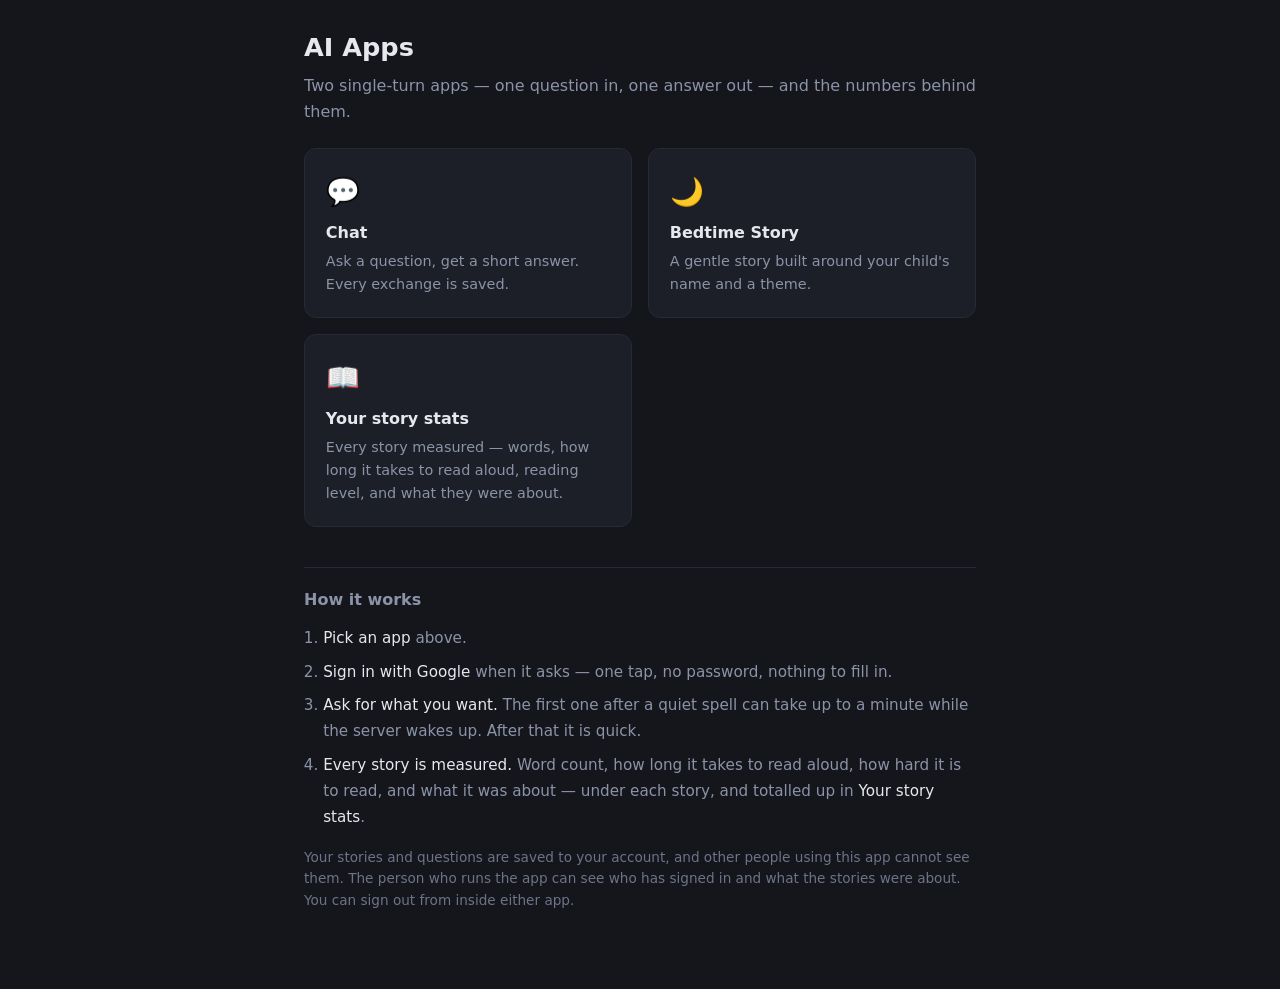
<file: frontend/index.html>
<!DOCTYPE html>
<html lang="en">
<head>
    <meta charset="UTF-8">
    <meta name="viewport" content="width=device-width, initial-scale=1, viewport-fit=cover">
    <meta name="theme-color" content="#14161c">
    <meta name="apple-mobile-web-app-capable" content="yes">
    <meta name="apple-mobile-web-app-status-bar-style" content="black-translucent">
    <meta name="apple-mobile-web-app-title" content="AI Apps">
    <title>AI Apps</title>
    <link rel="stylesheet" href="style.css">
</head>
<!-- No sign-in on this page, on purpose. The hub calls no authenticated
     endpoint, so a sign-in bar here buys nothing and costs a lot: it put a
     second sign-in prompt in front of anyone who had not signed in yet, once
     here and again on the app they opened. Sign-in belongs where it is
     actually needed - at the point of asking for a story or an answer. -->
<body>
    <h1>AI Apps</h1>
    <!-- Still "two apps": the third card is a view of what they made, not a
         third thing that answers. Saying "three apps" would promise something
         the stats page does not do. -->
    <p class="lede">Two single-turn apps — one question in, one answer out — and
        the numbers behind them.</p>

    <div class="apps">
        <a class="app-card" href="chat.html">
            <span class="icon">💬</span>
            <span class="name">Chat</span>
            <span class="desc">Ask a question, get a short answer. Every exchange is saved.</span>
        </a>

        <a class="app-card" href="story.html">
            <span class="icon">🌙</span>
            <span class="name">Bedtime Story</span>
            <span class="desc">A gentle story built around your child's name and a theme.</span>
        </a>

        <!-- A card of its own rather than a line of small print: nobody found it
             when it was a quiet link under the story history. -->
        <a class="app-card" href="mystats.html">
            <span class="icon">📖</span>
            <span class="name">Your story stats</span>
            <span class="desc">Every story measured — words, how long it takes to read aloud, reading level, and what they were about.</span>
        </a>
    </div>

    <!-- The slow first request used to be announced by a red "cannot reach the
         backend" banner, which is alarming and describes a server problem the
         reader cannot act on. The same fact is more useful stated calmly, up
         front, as something to expect. -->
    <section class="howto">
        <h2>How it works</h2>
        <ol>
            <li><strong>Pick an app</strong> above.</li>
            <li><strong>Sign in with Google</strong> when it asks — one tap, no
                password, nothing to fill in.</li>
            <li><strong>Ask for what you want.</strong> The first one after a
                quiet spell can take up to a minute while the server wakes up.
                After that it is quick.</li>
            <li><strong>Every story is measured.</strong> Word count, how long it
                takes to read aloud, how hard it is to read, and what it was
                about — under each story, and totalled up in
                <strong>Your story stats</strong>.</li>
        </ol>
        <!-- This said "shown only to you", which was not true: /admin/usage shows
             the owner every signed-in person's name and email, the child's name
             and theme of every story, and the first 80 characters of every
             question. Other USERS genuinely cannot see each other's work - that
             is what WHERE user_id = %s guarantees - so the honest claim is the
             narrower one, and it is still worth making. -->
        <p class="note">Your stories and questions are saved to your account, and
            other people using this app cannot see them. The person who runs the
            app can see who has signed in and what the stories were about. You can
            sign out from inside either app.</p>
    </section>
</body>
</html>
</file>
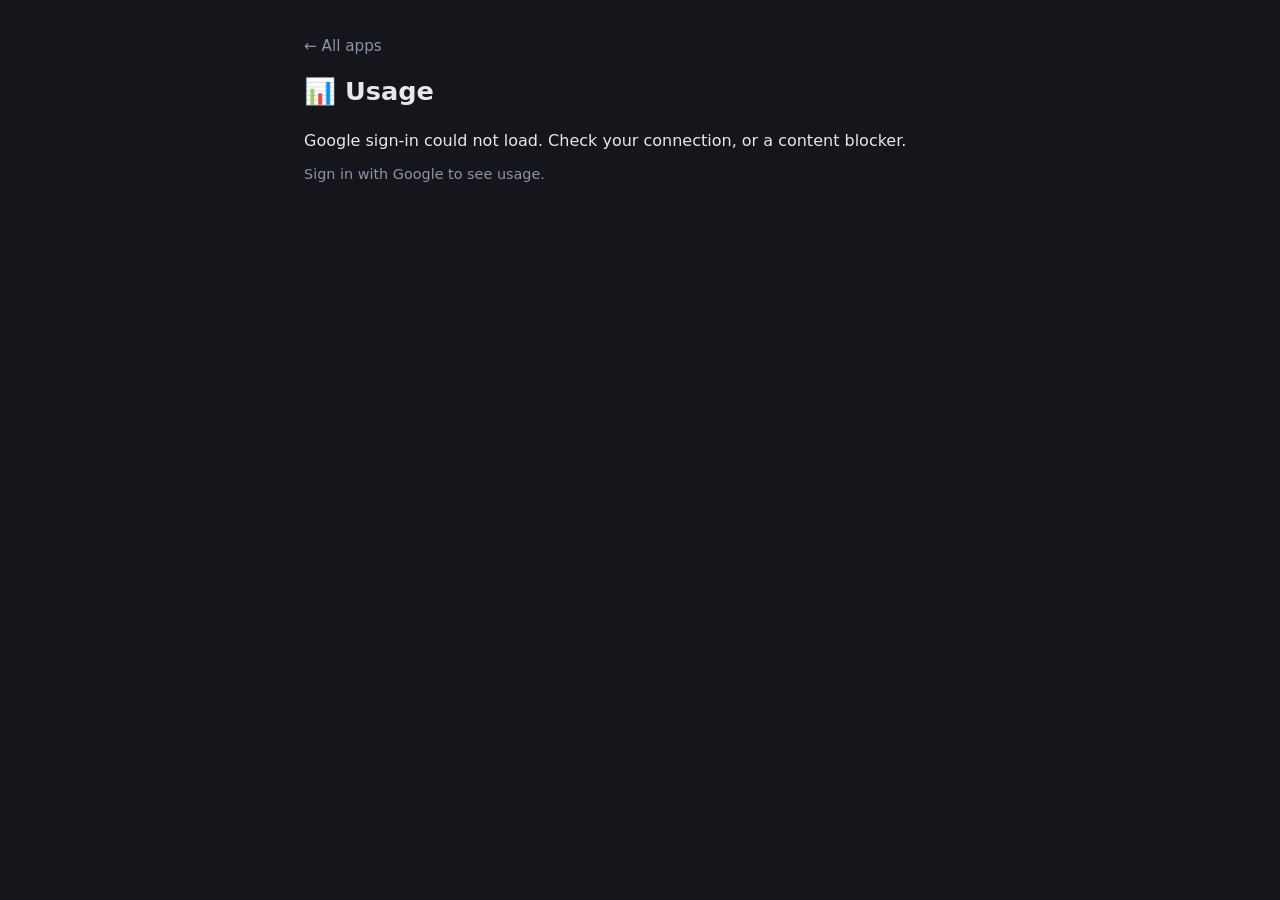
<file: frontend/admin.html>
<!DOCTYPE html>
<html lang="en">
<head>
    <meta charset="UTF-8">
    <meta name="viewport" content="width=device-width, initial-scale=1, viewport-fit=cover">
    <meta name="theme-color" content="#14161c">
    <meta name="apple-mobile-web-app-capable" content="yes">
    <meta name="apple-mobile-web-app-status-bar-style" content="black-translucent">
    <meta name="apple-mobile-web-app-title" content="Usage">
    <title>Usage — AI Apps</title>
    <link rel="stylesheet" href="style.css">
</head>
<!-- Deliberately not linked from the hub: this is the owner's page, and the
     backend refuses it to everyone else regardless of who finds the URL. -->
<body>
    <a class="back" href="index.html">&larr; All apps</a>
    <h1>📊 Usage</h1>

    <div class="authbar">
        <div id="g-signin"></div>
        <span id="auth-hint" class="auth-hint">Sign in with Google to see usage.</span>
        <span id="auth-who" class="auth-who" hidden></span>
        <button type="button" id="signout" class="signout" hidden>Sign out</button>
    </div>

    <div id="error" role="alert"></div>

    <div id="usage" hidden>
        <div class="stats" id="totals"></div>

        <h2>Last 14 days</h2>
        <div class="table-wrap">
            <table>
                <thead>
                    <tr><th>Day</th><th class="num">People</th><th class="num">Sign-ins</th><th class="num">Stories</th><th class="num">Questions</th><th class="bar-h"></th></tr>
                </thead>
                <tbody id="daily"></tbody>
            </table>
        </div>

        <h2>People</h2>
        <div class="table-wrap">
            <table>
                <thead>
                    <tr><th>Who</th><th class="num">Sign-ins</th><th class="num">Stories</th><th class="num">Questions</th><th>Last seen</th></tr>
                </thead>
                <tbody id="users"></tbody>
            </table>
        </div>

        <!-- Hidden until there is at least one genre row. An empty table with
             headers and nothing under them reads as a query that broke. -->
        <div id="genres-section" hidden>
            <h2>Story genres</h2>
            <div class="table-wrap">
                <table>
                    <thead>
                        <tr><th>Genre</th><th class="num">Stories</th><th class="num">Avg words</th><th>Reading level</th></tr>
                    </thead>
                    <tbody id="genres"></tbody>
                </table>
            </div>
        </div>

        <h2>Recent activity</h2>
        <ol id="recent"><li class="empty">Nothing yet.</li></ol>
    </div>

    <!-- No inline <script> and no inline on* handler anywhere on this page, so
         /admin.html can be served without 'unsafe-inline' in script-src. See
         vercel.json. The Google library is appended by admin.js rather than
         carrying an onload="" attribute here, which would have needed the very
         directive this page is dropping.

         Both files stay at the end of <body>: admin.js reads elements by id at
         top level, so the DOM has to exist before it runs. -->
    <script src="config.js"></script>
    <script src="admin.js"></script>
</body>
</html>
</file>
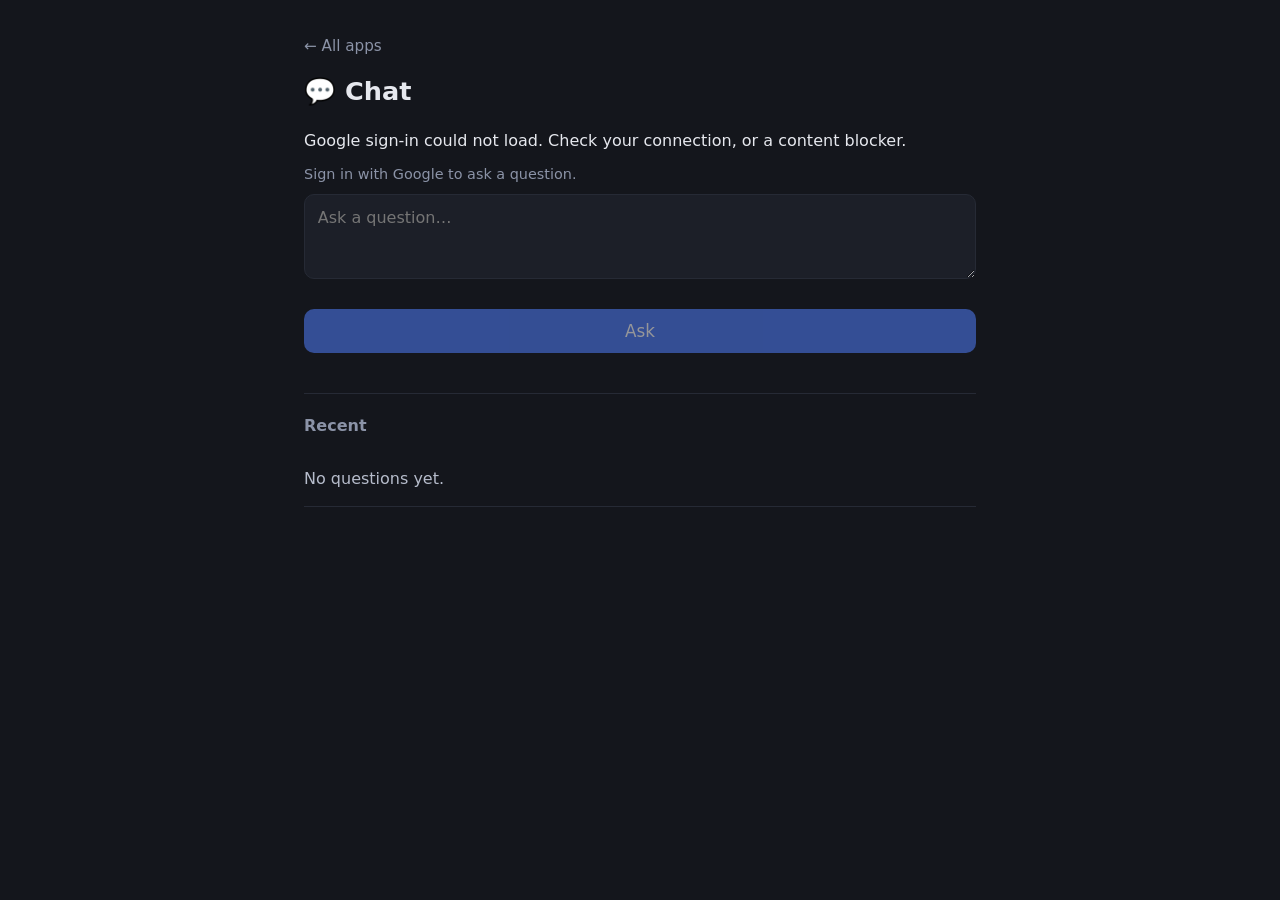
<file: frontend/chat.html>
<!DOCTYPE html>
<html lang="en">
<head>
    <meta charset="UTF-8">
    <meta name="viewport" content="width=device-width, initial-scale=1, viewport-fit=cover">
    <meta name="theme-color" content="#14161c">
    <meta name="apple-mobile-web-app-capable" content="yes">
    <meta name="apple-mobile-web-app-status-bar-style" content="black-translucent">
    <meta name="apple-mobile-web-app-title" content="Chat">
    <title>Chat — AI Apps</title>
    <link rel="stylesheet" href="style.css">
</head>
<body>
    <a class="back" href="index.html">&larr; All apps</a>
    <h1>💬 Chat</h1>

    <div class="authbar">
        <div id="g-signin"></div>
        <span id="auth-hint" class="auth-hint">Sign in with Google to ask a question.</span>
        <span id="auth-who" class="auth-who" hidden></span>
        <button type="button" id="signout" class="signout" hidden>Sign out</button>
    </div>

    <textarea id="question" rows="3" placeholder="Ask a question…" enterkeyhint="send" maxlength="2000"></textarea>
    <!-- Starts disabled: the page ships in the signed-out state, and the form
         stays visible because a hidden form reads as a broken page. -->
    <button id="ask-btn" class="primary" disabled>Ask</button>

    <div id="answer" aria-live="polite"></div>
    <div id="error" role="alert"></div>

    <h2>Recent</h2>
    <ol id="history"><li class="empty">No questions yet.</li></ol>

    <script src="config.js"></script>
    <script>
    function renderHistory(items) {
      const list = document.getElementById("history");
      if (!items || items.length === 0) {
        list.innerHTML = '<li class="empty">No questions yet.</li>';
        return;
      }
      list.innerHTML = items.map(it => `
        <li><details>
          <summary>
            <span class="q">${escapeHtml(it.question)}</span>
            <span class="meta">${escapeHtml(it.created_at)}</span>
          </summary>
          <div class="a">${escapeHtml(it.answer)}</div>
        </details></li>`).join("");
    }

    // /history is per-user and authenticated, so there is nothing to fetch until
    // someone is signed in - and asking anyway would just be a 401.
    async function loadHistory() {
      const headers = authHeaders();
      if (!headers) return;
      try {
        const r = await fetch(`${BACKEND_URL}/history`, {headers});
        if (r.status === 401) return handleAuthExpired(document.getElementById("error"));
        if (r.ok) renderHistory(await r.json());
      } catch (e) {
        document.getElementById("error").textContent =
          "Cannot reach the server. If it was asleep, wait a moment and try again.";
      }
    }

    document.getElementById("ask-btn").addEventListener("click", async () => {
      const btn = document.getElementById("ask-btn");
      const errEl = document.getElementById("error");
      const ansEl = document.getElementById("answer");
      errEl.textContent = "";

      const headers = authHeaders();
      if (!headers) return handleAuthExpired(errEl);

      ansEl.textContent = "Thinking…";
      btn.disabled = true;
      try {
        const r = await fetch(`${BACKEND_URL}/ask`, {
          method: "POST",
          headers,
          body: JSON.stringify({question: document.getElementById("question").value}),
        });
        if (r.status === 401) {
          ansEl.textContent = "";
          return handleAuthExpired(errEl);
        }
        const data = await r.json();
        // 429 and 502 arrive as {"detail": "..."} already written for a person;
        // pass them through rather than inventing our own wording.
        if (!r.ok) throw new Error(data.detail || "Request failed");
        ansEl.textContent = data.answer;
        renderHistory(data.history);
      } catch (e) {
        ansEl.textContent = "";
        errEl.textContent = e.message === "Failed to fetch"
          ? "Cannot reach the server. If it was asleep, wait a moment and try again."
          : e.message;
      } finally {
        // Not plain `false`: a 401 above signed us out, and re-enabling the
        // button would offer a request that cannot succeed.
        btn.disabled = !getToken();
      }
    });

    const hintEl = document.getElementById("auth-hint");
    const whoEl = document.getElementById("auth-who");
    const signoutBtn = document.getElementById("signout");
    const buttonEl = document.getElementById("g-signin");

    initGoogleAuth({
      buttonEl,
      onSignIn: user => {
        whoEl.textContent = `Signed in as ${user.name || user.email}`;
        whoEl.hidden = false;
        signoutBtn.hidden = false;
        hintEl.hidden = true;
        buttonEl.hidden = true;
        document.getElementById("ask-btn").disabled = false;
        loadHistory();
      },
      onSignOut: () => {
        whoEl.hidden = true;
        signoutBtn.hidden = true;
        hintEl.hidden = false;
        buttonEl.hidden = false;
        document.getElementById("ask-btn").disabled = true;
        // The answer and the history belong to one person, so they go when
        // that person does - the next signer-in must not read them.
        document.getElementById("answer").textContent = "";
        renderHistory([]);
      },
    });
    signoutBtn.addEventListener("click", signOut);
    </script>

    <script src="https://accounts.google.com/gsi/client" async defer
            onload="googleLibraryLoaded()" onerror="googleLibraryFailed()"></script>
</body>
</html>
</file>
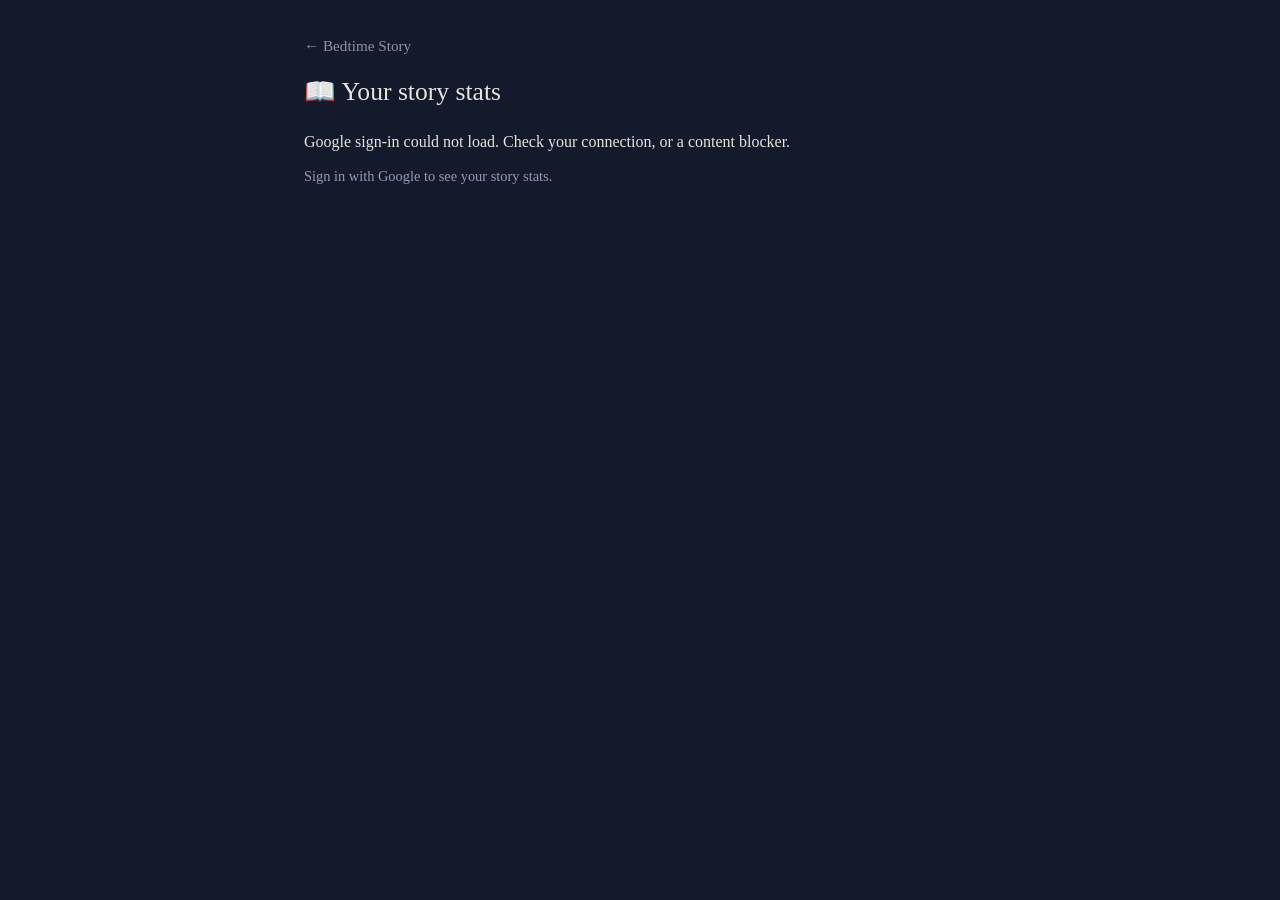
<file: frontend/mystats.html>
<!DOCTYPE html>
<html lang="en">
<head>
    <meta charset="UTF-8">
    <meta name="viewport" content="width=device-width, initial-scale=1, viewport-fit=cover">
    <meta name="theme-color" content="#131a2c">
    <meta name="apple-mobile-web-app-capable" content="yes">
    <meta name="apple-mobile-web-app-status-bar-style" content="black-translucent">
    <meta name="apple-mobile-web-app-title" content="Story stats">
    <title>Your story stats — Bedtime Story</title>
    <link rel="stylesheet" href="style.css">
</head>
<!-- body.bedtime, like story.html: this page is about the stories, and it is
     reached from that page. admin.html is the plain palette because it is a
     different job for a different person. -->
<body class="bedtime">
    <a class="back" href="story.html">&larr; Bedtime Story</a>
    <h1>📖 Your story stats</h1>

    <div class="authbar">
        <div id="g-signin"></div>
        <span id="auth-hint" class="auth-hint">Sign in with Google to see your story stats.</span>
        <span id="auth-who" class="auth-who" hidden></span>
        <button type="button" id="signout" class="signout" hidden>Sign out</button>
    </div>

    <div id="error" role="alert"></div>

    <div id="mine" hidden>
        <div class="stats" id="totals"></div>
        <p id="span" class="hist-summary"></p>

        <!-- One series per chart, so none of them carries a legend: the heading
             says what is plotted, which is what a one-swatch legend box would
             have restated. -->
        <div id="length-section" hidden>
            <h2>Story length</h2>
            <p class="chart-sub">Words in each story, oldest first.</p>
            <div class="chart" id="length-chart"></div>
            <!-- Outside the SVG on purpose: HTML text keeps its real size instead
                 of being multiplied by whatever the viewBox scale happens to be. -->
            <div class="chart-axis"><span>oldest</span><span>newest</span></div>
            <!-- The table twin. Only the tallest column is labelled, so without
                 this the other values would be reachable by hovering alone - and
                 a value you can only get to with a mouse is not available to a
                 phone, a screen reader, or a keyboard. -->
            <details class="table-view">
                <summary>See the numbers</summary>
                <div class="table-wrap">
                    <table>
                        <thead><tr><th>Story</th><th class="num">Words</th><th>Level</th></tr></thead>
                        <tbody id="length-table"></tbody>
                    </table>
                </div>
            </details>
        </div>

        <div id="level-section" hidden>
            <h2>Reading level</h2>
            <p class="chart-sub" id="level-sub"></p>
            <div class="meter-wrap" id="level-meter"></div>
        </div>

        <div id="children-section" hidden>
            <h2>Who they were for</h2>
            <div class="chart" id="children"></div>
        </div>

        <div id="genres-section" hidden>
            <h2>What they were about</h2>
            <div class="chart" id="genres"></div>
        </div>

        <p id="unanalysed" class="note" hidden></p>

        <!-- Shown only to the owner, and only because the server said so. -->
        <a id="admin-link" class="mystats-link" href="admin.html" hidden>📊 Everyone's usage &rarr;</a>
    </div>

    <!-- Not an error state: a reader who has just signed in has made nothing yet,
         and a page of zeros would read as a fault rather than a beginning. -->
    <div id="empty" hidden>
        <p class="lede">No stories yet.</p>
        <p class="note">Once you have made a few, this is where the totals live —
            how many words, how long they take to read aloud, who they were for,
            and what they tended to be about.</p>
        <a class="mystats-link" href="story.html">Make your first story &rarr;</a>
    </div>

    <script src="config.js"></script>
    <script>
    const $ = id => document.getElementById(id);
    const errEl = $("error"), mineEl = $("mine"), emptyEl = $("empty");

    // --- Chart tokens --------------------------------------------------------
    //
    // ONE mark colour, not a palette. Every chart here plots a single series, and
    // the categories (genre, a child's name) are nominal - reordering them changes
    // nothing - so colouring each bar differently would spend the identity channel
    // re-encoding what bar length already shows. Gold on this surface measures
    // 10.77:1, well past the 3:1 marks need. TRACK doubles as the gridline: one
    // step off the surface, hairline, solid, and meant to recede.
    const INK = "#e5c98a";
    const TRACK = "#2a3450";
    const DIM_INK = "#4a4230";   // unfilled meter track: a darker step of the same hue

    const svgEsc = s => escapeHtml(String(s));

    // Columns: one per story, oldest on the left. 4px rounded data-end, square at
    // the baseline, capped at 24px so the slot's leftover stays air.
    //
    // The viewBox is built to the container's real pixel width rather than a
    // convenient number scaled to fit. A scaled viewBox multiplies EVERYTHING -
    // the first version drew 14px bars and 9px labels, and at the 1.7x needed to
    // fill the column they rendered as 24px bars under 16px axis text that shouted
    // over the data. Pixels here are pixels.
    function columnChart(points, width) {
      const W = Math.max(width, 200);
      const H = 120, PAD_T = 16;
      const SLOT = W / points.length;
      const BAR = Math.max(3, Math.min(24, SLOT - 6));   // 6px of air per slot
      const max = Math.max(...points.map(p => p.value), 1);
      const step = max > 200 ? 100 : 50;
      const niceMax = Math.max(Math.ceil(max / step) * step, step);
      const y = v => PAD_T + (H - PAD_T) * (1 - v / niceMax);

      // Two gridlines and a baseline: enough to read against, few enough to recede.
      const grid = [0, 0.5, 1].map(f => {
        const gy = y(niceMax * f);
        return `<line x1="0" y1="${gy}" x2="${W}" y2="${gy}" stroke="${TRACK}" stroke-width="1"/>`;
      }).join("");

      const peak = points.reduce((a, b, i) => points[a].value >= b.value ? a : i, 0);

      const bars = points.map((p, i) => {
        const bx = i * SLOT + (SLOT - BAR) / 2;
        const by = y(p.value);
        const bh = Math.max(H - by, 2);
        // Rounded at the data end, square at the baseline: a rounded rect with the
        // bottom corners squared off by a small overlapping rect.
        return `<g><title>${svgEsc(p.title)}</title>` +
          `<rect x="${bx.toFixed(1)}" y="${by.toFixed(1)}" width="${BAR.toFixed(1)}" height="${bh.toFixed(1)}" rx="4" fill="${INK}"/>` +
          `<rect x="${bx.toFixed(1)}" y="${Math.max(by + bh - 4, by).toFixed(1)}" width="${BAR.toFixed(1)}" height="4" fill="${INK}"/>` +
          `</g>`;
      }).join("");

      // Label the tallest column only. A number on every bar is chaos and goes
      // unread; the gridline label and the tooltips carry the rest.
      const px = peak * SLOT + SLOT / 2;
      const label = `<text x="${px.toFixed(1)}" y="${(y(points[peak].value) - 5).toFixed(1)}" text-anchor="middle" class="c-val">${svgEsc(points[peak].value)}</text>`;

      return `<svg viewBox="0 0 ${W.toFixed(0)} ${H}" width="${W.toFixed(0)}" height="${H}" role="img"
                   aria-label="Words in each story, oldest first. Longest ${svgEsc(points[peak].value)} words.">
        ${grid}${bars}${label}
        <text x="2" y="${(y(niceMax) - 4).toFixed(1)}" class="c-ax">${niceMax} words</text>
      </svg>`;
    }

    // Horizontal bars for nominal categories. Same hue for every bar; the count
    // rides the tip so no value depends on hovering.
    function barList(rows) {
      const max = Math.max(...rows.map(r => r.value), 1);
      return rows.map(r => {
        const pct = Math.round((r.value / max) * 100);
        return `<div class="hbar">
          <span class="hbar-k">${escapeHtml(r.label)}</span>
          <span class="hbar-track"><span class="hbar-fill" style="width:${pct}%"></span></span>
          <span class="hbar-n">${escapeHtml(String(r.value))}</span>
        </div>`;
      }).join("");
    }

    // Kept so the chart can be redrawn at the new width when the phone is turned
    // - a viewBox sized in real pixels does not rescale itself.
    let lengthPoints = null;

    function drawLengthChart() {
      if (!lengthPoints) return;
      const host = $("length-chart");
      host.innerHTML = columnChart(lengthPoints, host.clientWidth);
    }

    let resizeTimer = null;
    window.addEventListener("resize", () => {
      clearTimeout(resizeTimer);
      resizeTimer = setTimeout(drawLengthChart, 150);
    });

    // A single value against a scale is a meter, not a one-bar bar chart. The
    // unfilled track is a darker step of the same hue so the state reads across
    // the whole bar.
    function meter(value, max) {
      const pct = Math.max(2, Math.min(100, Math.round((value / max) * 100)));
      return `<div class="meter" role="img" aria-label="Average reading level ${svgEsc(value)} of ${svgEsc(max)}">
        <span class="meter-fill" style="width:${pct}%"></span>
      </div>
      <div class="meter-scale"><span>easier</span><span>harder</span></div>`;
    }

    // Everything below came out of the database, so everything goes through
    // escapeHtml - counts included, for the same reason it is done on the other
    // pages: a count is only a number until the day the query returns something
    // else.
    function render(d) {
      if (!d.stories) {
        mineEl.hidden = true;
        emptyEl.hidden = false;
        return;
      }
      emptyEl.hidden = true;

      // The tiles hold single scannable numbers. Read-aloud time is a phrase -
      // "6 min 28 s" - and in a 1.6rem tile it wrapped onto two lines, leaving
      // that tile taller than the ones beside it. It reads better in the
      // sentence below, where the other qualifiers already live.
      const tiles = [
        [d.stories, d.stories === 1 ? "story" : "stories"],
        [d.words.toLocaleString(), "words"],
      ];
      if (d.avg_words !== null && d.avg_words !== undefined) {
        tiles.push([d.avg_words, "words each"]);
      }
      $("totals").innerHTML = tiles.map(([n, k]) => `
        <div class="stat">
          <span class="n">${escapeHtml(String(n))}</span>
          <span class="k">${escapeHtml(k)}</span>
        </div>`).join("");

      const bits = [];
      if (d.first_story && d.last_story) {
        bits.push(d.first_story === d.last_story
          ? `All on ${escapeHtml(d.first_story)}`
          : `From ${escapeHtml(d.first_story)} to ${escapeHtml(d.last_story)}`);
      }
      if (d.reading_seconds) {
        bits.push(`${escapeHtml(readingTime(d.reading_seconds))} to read aloud`);
      }
      if (d.avg_grade !== null && d.avg_grade !== undefined) {
        bits.push(`usually ${escapeHtml(readingBand(d.avg_grade))}`);
      }
      if (d.longest_words) bits.push(`longest ${escapeHtml(String(d.longest_words))} words`);
      $("span").textContent = "";
      $("span").innerHTML = bits.join(" · ");

      // Only stories that were actually measured can be plotted. Two is the
      // floor: a "chart" of one column is a stat tile wearing a costume.
      const measured = (d.series || []).filter(p => p.word_count !== null && p.word_count !== undefined);
      $("length-section").hidden = measured.length < 2;
      if (measured.length >= 2) {
        lengthPoints = measured.map(p => ({
          value: p.word_count,
          title: `${p.child_name} — ${p.theme}\n${p.word_count} words · ${p.created_at}`,
        }));
        drawLengthChart();
        // Newest first here, the opposite of the chart: a chart is read as a
        // trend left to right, a list is scanned for the most recent thing.
        $("length-table").innerHTML = measured.slice().reverse().map(p => `
          <tr>
            <td><span class="who">${escapeHtml(p.child_name)} — ${escapeHtml(p.theme)}</span>
                <span class="joined">${escapeHtml(p.created_at)}${p.genre ? " · " + escapeHtml(p.genre) : ""}</span></td>
            <td class="num">${escapeHtml(String(p.word_count))}</td>
            <td class="when">${escapeHtml(readingBand(p.grade_level))}</td>
          </tr>`).join("");
      }

      // The scale runs to 8 because these are children's stories: past grade 8
      // the band stops meaning anything useful to a parent, and a scale nothing
      // ever reaches makes every story look easier than it is.
      const LEVEL_MAX = 8;
      $("level-section").hidden = d.avg_grade === null || d.avg_grade === undefined;
      if (d.avg_grade !== null && d.avg_grade !== undefined) {
        $("level-sub").textContent =
          `On average ${readingBand(d.avg_grade)} — the scale runs from very easy to hard.`;
        $("level-meter").innerHTML = meter(d.avg_grade, LEVEL_MAX);
      }

      const children = d.children || [];
      $("children-section").hidden = !children.length;
      $("children").innerHTML = barList(
        children.map(c => ({label: c.child_name, value: c.stories})));

      // Genre comes from a keyword heuristic over the theme and the story, so it
      // is a rough shape of what gets asked for rather than a taxonomy.
      const genres = d.genres || [];
      $("genres-section").hidden = !genres.length;
      $("genres").innerHTML = barList(
        genres.map(g => ({label: g.genre, value: g.stories})));

      // Server-decided. See MyStats.is_admin for why the browser does not work
      // this out for itself.
      $("admin-link").hidden = !d.is_admin;

      // Say what is missing rather than quietly leaving it out of the averages.
      const un = $("unanalysed");
      un.hidden = !d.unanalysed;
      if (d.unanalysed) {
        un.textContent = d.unanalysed === 1
          ? "1 older story was written before any of this was measured, so it is counted but not averaged."
          : `${d.unanalysed} older stories were written before any of this was measured, so they are counted but not averaged.`;
      }

      mineEl.hidden = false;
    }

    async function load() {
      const headers = authHeaders();
      if (!headers) return;
      errEl.textContent = "";
      try {
        const r = await fetch(`${BACKEND_URL}/me/stats`, {headers});
        if (r.status === 401) return handleAuthExpired(errEl);
        const data = await r.json();
        if (!r.ok) throw new Error(data.detail || "Request failed");
        render(data);
      } catch (e) {
        errEl.textContent = e.message === "Failed to fetch"
          ? "Cannot reach the server. If it was asleep, wait a moment and try again."
          : e.message;
      }
    }

    const hintEl = $("auth-hint"), whoEl = $("auth-who");
    const signoutBtn = $("signout"), buttonEl = $("g-signin");

    initGoogleAuth({
      buttonEl,
      onSignIn: user => {
        whoEl.textContent = `Signed in as ${user.name || user.email}`;
        whoEl.hidden = false;
        signoutBtn.hidden = false;
        hintEl.hidden = true;
        buttonEl.hidden = true;
        load();
      },
      onSignOut: () => {
        whoEl.hidden = true;
        signoutBtn.hidden = true;
        hintEl.hidden = false;
        buttonEl.hidden = false;
        // These are one family's numbers; they go when that person does.
        mineEl.hidden = true;
        emptyEl.hidden = true;
      },
    });
    signoutBtn.addEventListener("click", signOut);
    </script>

    <script src="https://accounts.google.com/gsi/client" async defer
            onload="googleLibraryLoaded()" onerror="googleLibraryFailed()"></script>
</body>
</html>
</file>
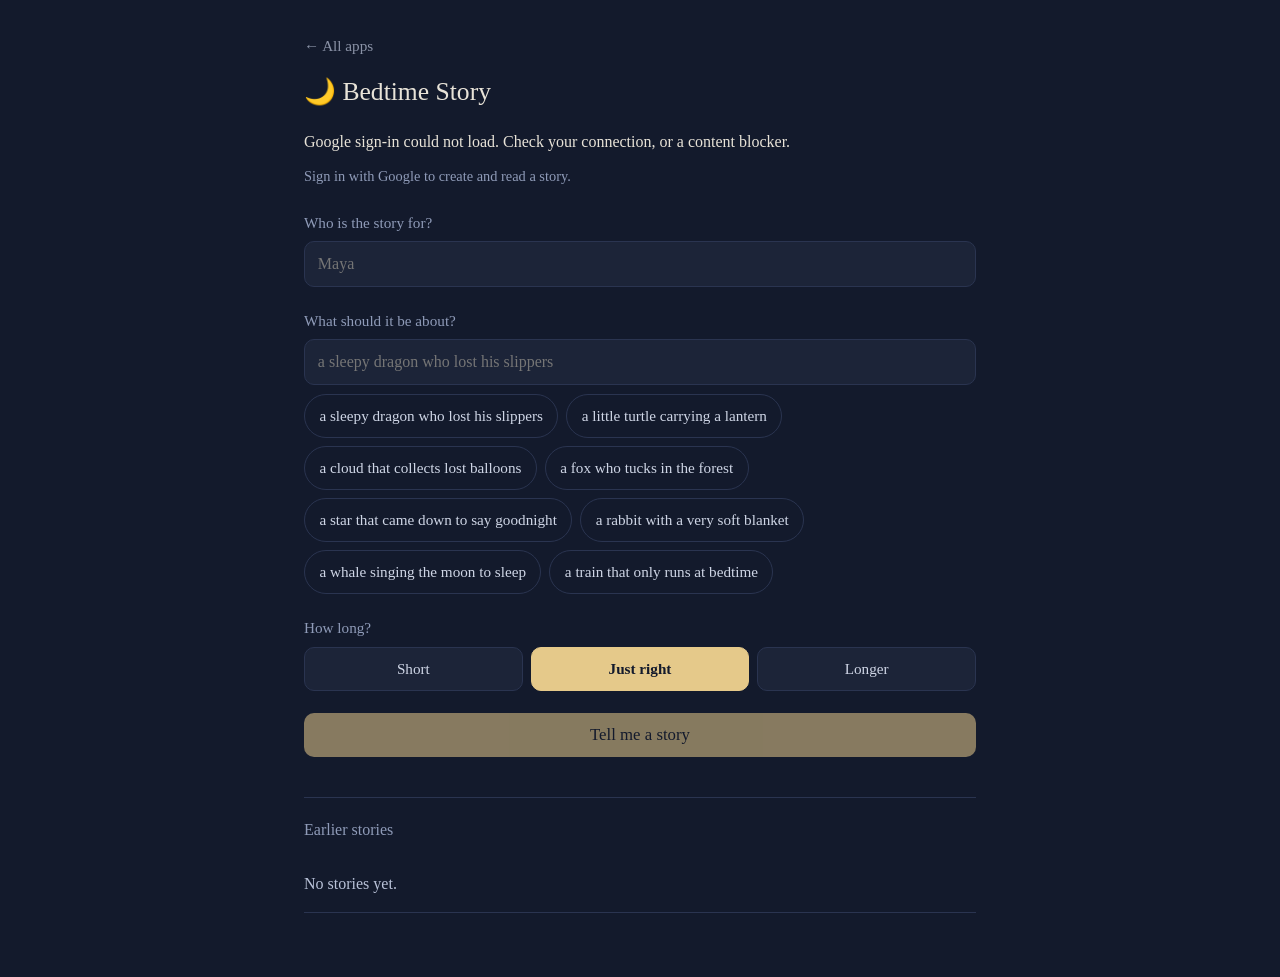
<file: frontend/story.html>
<!DOCTYPE html>
<html lang="en">
<head>
    <meta charset="UTF-8">
    <meta name="viewport" content="width=device-width, initial-scale=1, viewport-fit=cover">
    <meta name="theme-color" content="#131a2c">
    <meta name="apple-mobile-web-app-capable" content="yes">
    <meta name="apple-mobile-web-app-status-bar-style" content="black-translucent">
    <meta name="apple-mobile-web-app-title" content="Bedtime">
    <title>Bedtime Story</title>
    <link rel="stylesheet" href="style.css">
</head>
<body class="bedtime">
    <a class="back" href="index.html">&larr; All apps</a>
    <h1>🌙 Bedtime Story</h1>

    <div class="authbar">
        <div id="g-signin"></div>
        <!-- "create and read", not "hear": nothing here speaks. The app writes a
             story and a grown-up reads it aloud, and promising a voice the app
             does not have is the kind of small lie a tired reader notices. -->
        <span id="auth-hint" class="auth-hint">Sign in with Google to create and read a story.</span>
        <!-- In the auth bar, not under the history: it is one person's own
             numbers, so it belongs beside their name. Below the history it sat
             after ten collapsed stories - off the bottom of a phone, and styled
             so quietly that nobody found it.
             First in the bar, not last: at 358px the bar wraps to three rows,
             and whichever item is last starts the page below two others. -->
        <a id="mystats-link" class="mystats-link" href="mystats.html" hidden>📖 Your story stats</a>
        <span id="auth-who" class="auth-who" hidden></span>
        <button type="button" id="signout" class="signout" hidden>Sign out</button>
    </div>

    <label for="child-name">Who is the story for?</label>
    <input id="child-name" type="text" placeholder="Maya" maxlength="60"
           autocapitalize="words" autocorrect="off" spellcheck="false"
           enterkeyhint="next" autocomplete="off">

    <label for="theme">What should it be about?</label>
    <input id="theme" type="text" placeholder="a sleepy dragon who lost his slippers" maxlength="200"
           enterkeyhint="go" autocomplete="off">
    <div class="chips" id="chips"></div>

    <label for="length-group">How long?</label>
    <div class="segmented" id="length-group" role="group" aria-label="Story length">
        <button type="button" data-length="short"  aria-pressed="false">Short</button>
        <button type="button" data-length="medium" aria-pressed="true">Just right</button>
        <button type="button" data-length="long"   aria-pressed="false">Longer</button>
    </div>

    <!-- Starts disabled: the page ships in the signed-out state, and the form
         stays visible because a hidden form reads as a broken page. -->
    <button id="tell-btn" class="primary" disabled>Tell me a story</button>

    <div id="answer" aria-live="polite"></div>
    <div id="error" role="alert"></div>

    <h2>Earlier stories</h2>
    <!-- Hidden until there are at least two stories with stats to summarise:
         an "average" of one story is that story, wearing a bigger word. -->
    <p id="history-summary" class="hist-summary" hidden></p>
    <ol id="history"><li class="empty">No stories yet.</li></ol>

    <script src="config.js"></script>
    <script>
    const THEMES = [
      "a sleepy dragon who lost his slippers",
      "a little turtle carrying a lantern",
      "a cloud that collects lost balloons",
      "a fox who tucks in the forest",
      "a star that came down to say goodnight",
      "a rabbit with a very soft blanket",
      "a whale singing the moon to sleep",
      "a train that only runs at bedtime",
    ];

    const WRITING_LINES = [
      "Dimming the lights",
      "Finding the right words",
      "Tucking everyone in",
      "Almost ready",
    ];

    const $ = id => document.getElementById(id);
    const nameEl = $("child-name"), themeEl = $("theme");
    const btn = $("tell-btn"), ansEl = $("answer"), errEl = $("error");

    let length = localStorage.getItem("length") || "medium";
    let storySize = parseFloat(localStorage.getItem("storySize")) || 1.15;
    document.documentElement.style.setProperty("--story-size", storySize + "rem");

    // --- Suggestions: one tap beats inventing a theme at bedtime -------------
    $("chips").innerHTML = THEMES
      .map(t => `<button type="button" class="chip">${escapeHtml(t)}</button>`).join("");
    $("chips").addEventListener("click", e => {
      const chip = e.target.closest(".chip");
      if (chip) { themeEl.value = chip.textContent; errEl.textContent = ""; }
    });

    // --- Length -------------------------------------------------------------
    function paintLength() {
      for (const b of $("length-group").children) {
        b.setAttribute("aria-pressed", String(b.dataset.length === length));
      }
    }
    $("length-group").addEventListener("click", e => {
      const b = e.target.closest("button");
      if (!b) return;
      length = b.dataset.length;
      localStorage.setItem("length", length);
      paintLength();
    });
    paintLength();

    // --- Remember the child's name so it isn't retyped every night ----------
    nameEl.value = localStorage.getItem("childName") || "";
    nameEl.addEventListener("change", () =>
      localStorage.setItem("childName", nameEl.value.trim()));

    // Enter submits, which is what the phone keyboard's Go key implies. The
    // button's own state is the gate, or Enter would bypass the signed-out lock.
    for (const el of [nameEl, themeEl]) {
      el.addEventListener("keydown", e => { if (e.key === "Enter" && !btn.disabled) tell(); });
    }

    // --- History: collapsed, or ten full stories bury the page --------------
    //
    // Every stat can be null - stories written before the numbers existed have
    // none, and never will. Anywhere they are missing this omits them rather
    // than printing dashes: an older story should read as ordinary, not as one
    // that failed to load.
    //
    // `typeof x === "number"` throughout, not a truthy test: a 0-word story and
    // a negative grade are both real values that a truthy test would silently
    // drop into the "no stats" branch.
    function renderHistory(items) {
      const list = $("history");
      const rows = items || [];

      // The summary describes the rows on this page, and only the ones that
      // carry stats. It must never sound like it covers everything ever made -
      // that is a larger number, and nothing here has it.
      const counted = rows.filter(it => typeof it.word_count === "number");
      const summaryEl = $("history-summary");
      summaryEl.hidden = counted.length < 2;
      if (counted.length >= 2) {
        const skipped = rows.length - counted.length;
        const words = counted.reduce((total, it) => total + it.word_count, 0);

        const tally = {};
        for (const it of counted) if (it.genre) tally[it.genre] = (tally[it.genre] || 0) + 1;
        const top = Object.entries(tally).sort((a, b) => b[1] - a[1])[0];

        const graded = counted.filter(it => typeof it.grade_level === "number");
        const bits = [`${escapeHtml(words.toLocaleString())} words`];
        if (top) {
          // "mostly" has to earn itself. Four genres one story each is not
          // "mostly" anything, and saying so would be the first wrong number
          // on the page.
          const lead = top[1] * 2 >= counted.length ? "mostly" : "most often";
          bits.push(`${lead} <span class="genre">${escapeHtml(top[0])}</span>`);
        }
        if (graded.length) {
          const avg = graded.reduce((total, it) => total + it.grade_level, 0) / graded.length;
          // readingBand owns the thresholds; here we want the band on its own,
          // without the age it carries in the strip above.
          bits.push(`usually ${escapeHtml(readingBand(avg).split(",")[0])}`);
        }

        const across = skipped
          ? `Across ${counted.length} of your last ${rows.length} stories:`
          : `Across your last ${rows.length} stories:`;
        // The leading space is for copy-paste, not for the screen: the note is
        // display:block, so the browser trims it, but without it the copied
        // text reads "usually easy2 older stories have no reading stats."
        const note = skipped
          ? ` <span class="skipped">${skipped} older ${skipped === 1 ? "story has" : "stories have"} no reading stats.</span>`
          : "";
        summaryEl.innerHTML = `${across} ${bits.join(" · ")}${note}`;
      }

      if (!rows.length) {
        list.innerHTML = '<li class="empty">No stories yet.</li>';
        return;
      }
      list.innerHTML = rows.map(it => {
        // Word count and genre join the timestamp line rather than starting a
        // third one. The summary line is styled to truncate, not wrap - this is
        // read one-handed in the dark.
        const meta = [escapeHtml(it.created_at)];
        if (typeof it.word_count === "number") {
          meta.push(`${escapeHtml(String(it.word_count))} words`);
        }
        if (it.genre) meta.push(`<span class="genre">${escapeHtml(it.genre)}</span>`);
        return `
        <li><details>
          <summary>
            <span class="q">${escapeHtml(it.child_name)} — ${escapeHtml(it.theme)}</span>
            <span class="meta">${meta.join(" · ")}</span>
          </summary>
          <div class="a">${escapeHtml(it.story)}</div>
        </details></li>`;
      }).join("");
    }

    // /stories is per-user and authenticated, so there is nothing to fetch until
    // someone is signed in - and asking anyway would just be a 401.
    async function loadHistory() {
      const headers = authHeaders();
      if (!headers) return;
      try {
        const r = await fetch(`${BACKEND_URL}/stories`, {headers});
        if (r.status === 401) return handleAuthExpired(errEl);
        if (r.ok) renderHistory(await r.json());
      } catch {
        errEl.textContent =
          "Cannot reach the story server. If it was asleep, wait a moment and try again.";
      }
    }

    // --- Waiting: a silent 8 seconds reads as a hang ------------------------
    let writingTimers = [];
    function startWriting() {
      let i = 0;
      ansEl.innerHTML =
        `<div class="writing"><span id="wline">${WRITING_LINES[0]}</span>` +
        `<span class="dots"></span><span class="slow" id="wslow"></span></div>`;
      writingTimers.push(setInterval(() => {
        i = (i + 1) % WRITING_LINES.length;
        const el = $("wline"); if (el) el.textContent = WRITING_LINES[i];
      }, 3000));
      // Render's free tier sleeps; say so rather than let it look broken.
      writingTimers.push(setTimeout(() => {
        const el = $("wslow");
        if (el) el.textContent = "The server was asleep — this first one can take up to a minute.";
      }, 12000));
    }
    function stopWriting() {
      writingTimers.forEach(t => { clearInterval(t); clearTimeout(t); });
      writingTimers = [];
    }

    // `stats` defaults to empty so a story with no numbers renders exactly as it
    // did before this existed - no strip at all, rather than a row of dashes.
    function renderStory(text, stats = {}) {
      const paras = text.trim().split(/\n\s*\n/)
        .map(p => `<p>${escapeHtml(p.trim())}</p>`).join("");

      // "to read aloud" is load-bearing, not padding. The estimate is 130 words
      // a minute - a parent reading out loud, roughly half silent reading speed
      // - so a number labelled just "to read" looks wrong by a factor of two to
      // anyone who checks it against the clock.
      const bits = [];
      if (typeof stats.word_count === "number") {
        bits.push(`<span class="bit">${escapeHtml(String(stats.word_count))} words</span>`);
      }
      if (typeof stats.reading_seconds === "number") {
        bits.push(`<span class="bit">${escapeHtml(readingTime(stats.reading_seconds))} to read aloud</span>`);
      }
      if (typeof stats.grade_level === "number") {
        bits.push(`<span class="bit">${escapeHtml(readingBand(stats.grade_level))}</span>`);
      }
      if (stats.genre) {
        // The genre is a keyword heuristic, so it can look arbitrary - "Animals"
        // for a story about a boat. Holding or hovering the label shows the
        // words that chose it rather than asking anyone to take it on trust.
        const why = stats.genre_hits
          ? ` title="chosen from: ${escapeHtml(stats.genre_hits)}"`
          : "";
        bits.push(`<span class="bit genre"${why}>${escapeHtml(stats.genre)}</span>`);
      }
      const strip = bits.length
        ? `<div class="stat-strip">${bits.join(" · ")}</div>`
        : "";

      // Concatenated rather than one indented template: #answer is white-space:
      // pre-wrap, so newlines between these blocks would render as real gaps.
      ansEl.innerHTML =
        `<div class="story" id="story">${paras}</div>` + strip +
        `<div class="story-tools">
           <button type="button" id="smaller" aria-label="Smaller text">A−</button>
           <button type="button" id="bigger"  aria-label="Bigger text">A+</button>
           <button type="button" id="copy">Copy</button>
           <button type="button" id="again">Another story</button>
         </div>`;

      const setSize = d => {
        storySize = Math.min(1.7, Math.max(0.95, storySize + d));
        localStorage.setItem("storySize", storySize);
        document.documentElement.style.setProperty("--story-size", storySize + "rem");
      };
      $("bigger").onclick = () => setSize(0.1);
      $("smaller").onclick = () => setSize(-0.1);
      $("again").onclick = () => tell();
      $("copy").onclick = async () => {
        try {
          await navigator.clipboard.writeText(text);
          $("copy").textContent = "Copied";
          setTimeout(() => { const c = $("copy"); if (c) c.textContent = "Copy"; }, 1500);
        } catch { $("copy").textContent = "Press and hold to copy"; }
      };

      // On a phone the story lands below the fold; take them to it.
      $("story").scrollIntoView({ behavior: "smooth", block: "start" });
    }

    async function tell() {
      const child_name = nameEl.value.trim();
      const theme = themeEl.value.trim();
      errEl.textContent = "";

      // Validate here rather than after a round trip.
      if (!child_name) { errEl.textContent = "Who is the story for?"; nameEl.focus(); return; }
      if (!theme) { errEl.textContent = "Pick a suggestion, or type what it should be about."; themeEl.focus(); return; }

      const headers = authHeaders();
      if (!headers) return handleAuthExpired(errEl);

      localStorage.setItem("childName", child_name);
      btn.disabled = true;
      btn.textContent = "Writing…";
      startWriting();
      try {
        const r = await fetch(`${BACKEND_URL}/story`, {
          method: "POST",
          headers,
          body: JSON.stringify({ child_name, theme, length }),
        });
        if (r.status === 401) {
          stopWriting();
          ansEl.textContent = "";
          return handleAuthExpired(errEl);
        }
        const data = await r.json();
        // 429 and 502 arrive as {"detail": "..."} already written for a person;
        // pass them through rather than inventing our own wording.
        if (!r.ok) throw new Error(data.detail || "Request failed");
        stopWriting();
        // The stats are contracted onto the history rows, and the story just
        // written is one of them. Match on the text rather than assuming it is
        // first: the order of that list is the backend's business, and getting
        // it wrong would caption this story with another night's numbers.
        const stats = typeof data.word_count === "number"
          ? data
          : (data.history || []).find(it => it.story === data.story) || {};
        renderStory(data.story, stats);
        renderHistory(data.history);
      } catch (e) {
        stopWriting();
        ansEl.textContent = "";
        errEl.textContent = e.message === "Failed to fetch"
          ? `Cannot reach the story server. If it was asleep, wait a moment and try again.`
          : e.message;
      } finally {
        // Not plain `false`: a 401 above signed us out, and re-enabling the
        // button would offer a request that cannot succeed.
        btn.disabled = !getToken();
        btn.textContent = "Tell me a story";
      }
    }

    btn.addEventListener("click", tell);

    // --- Sign-in ------------------------------------------------------------
    const hintEl = $("auth-hint"), whoEl = $("auth-who");
    const signoutBtn = $("signout"), buttonEl = $("g-signin");

    initGoogleAuth({
      buttonEl,
      onSignIn: user => {
        whoEl.textContent = `Signed in as ${user.name || user.email}`;
        whoEl.hidden = false;
        signoutBtn.hidden = false;
        hintEl.hidden = true;
        buttonEl.hidden = true;
        btn.disabled = false;
        $("mystats-link").hidden = false;
        loadHistory();
      },
      onSignOut: () => {
        whoEl.hidden = true;
        signoutBtn.hidden = true;
        hintEl.hidden = false;
        buttonEl.hidden = false;
        btn.disabled = true;
        $("mystats-link").hidden = true;
        // The story on screen and the earlier ones belong to one family, so
        // they go when that person does.
        stopWriting();
        ansEl.textContent = "";
        renderHistory([]);
      },
    });
    signoutBtn.addEventListener("click", signOut);
    </script>

    <script src="https://accounts.google.com/gsi/client" async defer
            onload="googleLibraryLoaded()" onerror="googleLibraryFailed()"></script>
</body>
</html>
</file>
<file: frontend/style.css>
:root {
    --tap: 2.75rem;              /* 44px - minimum comfortable tap target */
    --story-size: 1.15rem;       /* overridden by the A/A+ toggle */
}

* {
    -webkit-tap-highlight-color: transparent;
}

/* The signed-in/signed-out swap is driven entirely by the `hidden` attribute,
   and the UA stylesheet's [hidden] rule loses to any author `display`. Making
   it explicit means adding a layout rule later cannot quietly un-hide someone
   else's email. */
[hidden] {
    display: none !important;
}

html {
    -webkit-text-size-adjust: 100%;   /* stop iOS resizing text in landscape */
}

body {
    font-family: system-ui, -apple-system, "Segoe UI", sans-serif;
    max-width: 42rem;
    margin: 0 auto;
    /* Safe-area insets keep content clear of the notch and home indicator. */
    padding:
        calc(1.5rem + env(safe-area-inset-top)) calc(1rem + env(safe-area-inset-right))
        calc(4rem + env(safe-area-inset-bottom)) calc(1rem + env(safe-area-inset-left));
    background: #14161c;
    color: #e6e8ee;
    line-height: 1.6;
}

/* The bedtime app gets a warmer, softer treatment. */
body.bedtime {
    font-family: Georgia, "Iowan Old Style", serif;
    background: #131a2c;
    color: #e8e3d8;
    line-height: 1.65;
}

h1 {
    font-size: 1.6rem;
    font-weight: 600;
    margin: 0.2rem 0 0;
}

body.bedtime h1 {
    font-weight: normal;
}

h2 {
    font-size: 1rem;
    font-weight: 600;
    color: #8b93a7;
    border-top: 1px solid #262a35;
    padding-top: 1.2rem;
    margin-top: 2.5rem;
}

body.bedtime h2 {
    font-weight: normal;
    color: #8f9bb8;
    border-top-color: #2a3450;
}

.lede {
    color: #8b93a7;
    margin-top: 0.3rem;
}

.back {
    display: inline-flex;
    align-items: center;
    min-height: var(--tap);
    color: #8b93a7;
    text-decoration: none;
    font-size: 0.95rem;
}

.back:hover {
    color: #e6e8ee;
}

/* --- Hub ------------------------------------------------------------------ */

.apps {
    display: grid;
    grid-template-columns: repeat(auto-fit, minmax(14rem, 1fr));
    gap: 1rem;
    margin-top: 1.5rem;
}

.app-card {
    display: block;
    padding: 1.3rem;
    background: #1c1f28;
    border: 1px solid #262a35;
    border-radius: 12px;
    text-decoration: none;
    color: inherit;
}

.app-card:hover,
.app-card:active {
    border-color: #4f7cf7;
}

.app-card .icon {
    display: block;
    font-size: 1.7rem;
}

.app-card .name {
    display: block;
    font-weight: 600;
    margin-top: 0.4rem;
}

.app-card .desc {
    display: block;
    font-size: 0.9rem;
    color: #8b93a7;
    margin-top: 0.3rem;
}

/* --- How it works (hub only) ---------------------------------------------- */

/* No divider of its own: the global h2 rule already draws the section rule
   that "Earlier stories" and "Recent" use. Adding a second one here painted
   two lines. */
.howto h2 {
    margin-bottom: 0.8rem;
}

.howto ol {
    margin: 0;
    padding-left: 1.2rem;
    color: #8b93a7;
    font-size: 0.95rem;
    line-height: 1.7;
}

.howto li {
    margin-bottom: 0.5rem;
}

.howto strong {
    color: #e6e8ee;
    font-weight: normal;
}

.howto .note {
    margin-top: 1rem;
    font-size: 0.85rem;
    color: #6d7488;
}

/* --- Forms ---------------------------------------------------------------- */

label {
    display: block;
    margin: 1.3rem 0 0.4rem;
    font-size: 0.95rem;
    color: #8f9bb8;
}

textarea,
input[type="text"] {
    width: 100%;
    padding: 0.8rem;
    font-family: inherit;
    /* Must be >= 16px or iOS Safari zooms the page on focus. */
    font-size: 16px;
    color: #e6e8ee;
    background: #1c1f28;
    border: 1px solid #262a35;
    border-radius: 10px;
    box-sizing: border-box;
    resize: vertical;
}

textarea:focus,
input[type="text"]:focus {
    outline: 2px solid #4f7cf7;
    outline-offset: 1px;
}

body.bedtime textarea,
body.bedtime input[type="text"] {
    color: #e8e3d8;
    background: #1c2438;
    border-color: #2a3450;
}

body.bedtime textarea:focus,
body.bedtime input[type="text"]:focus {
    outline-color: #e5c98a;
}

button {
    min-height: var(--tap);
    padding: 0.7rem 1.4rem;
    font-family: inherit;
    font-size: 1rem;
    font-weight: 500;
    color: #fff;
    background: #4f7cf7;
    border: none;
    border-radius: 10px;
    cursor: pointer;
}

.primary {
    margin-top: 1.4rem;
    width: 100%;
    font-size: 1.05rem;
}

/* Scoped to .primary on purpose. `body.bedtime button` has specificity (0,1,2),
   which beats .chip (0,1,0) and .segmented button (0,1,1) whatever the source
   order - so it painted every chip and every length button gold. */
body.bedtime .primary {
    color: #131a2c;
    background: #e5c98a;
}

button:disabled {
    opacity: 0.55;
    cursor: wait;
}

/* Suggestion chips - one tap instead of inventing a theme at bedtime. */
.chips {
    display: flex;
    flex-wrap: wrap;
    gap: 0.5rem;
    margin-top: 0.6rem;
}

.chip {
    min-height: var(--tap);
    padding: 0.5rem 0.9rem;
    font-family: inherit;
    font-size: 0.95rem;
    font-weight: normal;
    color: #cfd6e6;
    background: transparent;
    border: 1px solid #2a3450;
    border-radius: 999px;
    cursor: pointer;
}

.chip:hover,
.chip:active {
    color: #131a2c;
    background: #e5c98a;
    border-color: #e5c98a;
}

/* Segmented length control. */
.segmented {
    display: flex;
    gap: 0.5rem;
    margin-top: 0.4rem;
}

.segmented button {
    flex: 1;
    padding: 0.6rem 0.4rem;
    font-size: 0.95rem;
    font-weight: normal;
    color: #cfd6e6;
    background: #1c2438;
    border: 1px solid #2a3450;
    border-radius: 10px;
}

.segmented button[aria-pressed="true"] {
    color: #131a2c;
    background: #e5c98a;
    border-color: #e5c98a;
    font-weight: 600;
}

/* --- Sign-in bar ---------------------------------------------------------- */

.authbar {
    display: flex;
    flex-wrap: wrap;
    align-items: center;
    gap: 0.6rem 0.8rem;
    margin: 1rem 0 0.5rem;
    min-height: var(--tap);
}

/* Google draws its button into an iframe it sizes at render time. As a flex
   item with no width basis the container collapsed and the button degraded to
   the bare "G" icon - which reads as a broken image, not a sign-in control.
   min-width gives it the basis; max-width stops it overflowing a narrow phone. */
#g-signin {
    flex: 0 0 auto;
    min-width: 240px;
    max-width: 100%;
}

.auth-hint,
.auth-who {
    font-size: 0.9rem;
    color: #8b93a7;
}

body.bedtime .auth-hint,
body.bedtime .auth-who {
    color: #8f9bb8;
}

/* Two classes, no element: specificity (0,2,0). Deliberately more than it needs
   to beat the base `button` rule (0,0,1) today, because the rule this file used
   to carry - `body.bedtime button` - is (0,1,2), and a bare `.signout` (0,1,0)
   would lose to it wherever it sat in the file. That is exactly how every chip
   and every length button ended up painted gold. (0,2,0) wins on class count
   either way, so reintroducing that rule cannot break this one. */
.authbar .signout {
    min-height: var(--tap);
    padding: 0.45rem 0.9rem;
    font-family: inherit;
    font-size: 0.9rem;
    font-weight: normal;
    color: #8b93a7;
    background: transparent;
    border: 1px solid #262a35;
    border-radius: 999px;
    cursor: pointer;
}

.authbar .signout:hover,
.authbar .signout:active {
    color: #e6e8ee;
    border-color: #4f7cf7;
}

body.bedtime .authbar .signout {
    color: #8f9bb8;
    border-color: #2a3450;
}

body.bedtime .authbar .signout:hover,
body.bedtime .authbar .signout:active {
    color: #131a2c;
    background: #e5c98a;
    border-color: #e5c98a;
}

/* --- Output --------------------------------------------------------------- */

#answer {
    margin-top: 1.8rem;
    white-space: pre-wrap;
}

/* The story itself - sized for reading aloud in a dim room. */
.story {
    margin-top: 1.8rem;
    font-size: var(--story-size);
    line-height: 1.8;
}

.story p {
    margin: 0 0 1.1em;
}

.story-tools {
    display: flex;
    flex-wrap: wrap;
    align-items: center;
    gap: 0.5rem;
    margin-top: 1.5rem;
}

.story-tools button {
    font-size: 0.95rem;
    font-weight: normal;
    color: #cfd6e6;
    background: transparent;
    border: 1px solid #2a3450;
    border-radius: 10px;
    padding: 0.55rem 0.9rem;
}

.story-tools button:hover,
.story-tools button:active {
    color: #131a2c;
    background: #e5c98a;
    border-color: #e5c98a;
}

/* --- Reading stats -------------------------------------------------------- */

/* Specificity, because this file has been bitten by it: the rule that painted
   every chip gold is `body.bedtime button` at (0,1,2). None of the selectors
   below match a <button> at all - they are spans, a <p> and a <td> - so that
   rule cannot reach them whatever the source order. .stat-strip, .hist-summary
   and .genre are (0,1,0); .stat-strip .bit and .hist-summary .skipped are
   (0,2,0). Nothing else in this file styles any of these classes. */
.stat-strip {
    margin-top: 1rem;
    font-size: 0.85rem;
    line-height: 1.5;
    color: #8f9bb8;
}

/* Wrapping is fine; wrapping in the middle of "1 min 33 s" is not. Each fact
   stays whole and the line breaks between them, so a 360px phone gets two tidy
   lines instead of a ragged three. */
.stat-strip .bit {
    white-space: nowrap;
}

/* The genre is a keyword guess and carries a title= explaining itself. The
   dotted underline is the only hint that there is something to hover; without
   it nobody would ever find the explanation. */
.stat-strip .genre {
    border-bottom: 1px dotted #4a5570;
    cursor: help;
}

/* The backend's closed set may be lower-case; this makes it read as a label
   either way, without the page having to know which. */
.genre {
    text-transform: capitalize;
}

/* Summary across the stories on screen - deliberately quieter than the story. */
.hist-summary {
    margin: 0.2rem 0 0.9rem;
    font-size: 0.85rem;
    color: #8f9bb8;
}

.hist-summary .skipped {
    display: block;
    font-size: 0.8rem;
    color: #6a7186;
}

/* Writing indicator - a wait with no feedback reads as a hang. */
.writing {
    margin-top: 1.8rem;
    color: #8f9bb8;
    font-size: 1.05rem;
}

.writing .dots::after {
    content: "";
    animation: dots 1.4s steps(4, end) infinite;
}

@keyframes dots {
    0%   { content: ""; }
    25%  { content: "."; }
    50%  { content: ".."; }
    75%  { content: "..."; }
}

.writing .slow {
    display: block;
    margin-top: 0.7rem;
    font-size: 0.9rem;
    color: #6a7186;
}

@media (prefers-reduced-motion: reduce) {
    .writing .dots::after { animation: none; content: "..."; }
}

#error {
    margin-top: 1rem;
    color: #ff9b9b;
}

/* --- History -------------------------------------------------------------- */

#history {
    list-style: none;
    padding: 0;
    margin: 0;
    color: #b6bccb;
}

body.bedtime #history {
    color: #b9c2d8;
}

#history li {
    border-bottom: 1px solid #262a35;
}

body.bedtime #history li {
    border-bottom-color: #2a3450;
}

/* Collapsed by default: ten full stories inline is unreadable on a phone. */
#history details > summary {
    display: flex;
    flex-direction: column;
    gap: 0.15rem;
    padding: 0.9rem 0;
    min-height: var(--tap);
    cursor: pointer;
    list-style: none;
}

#history details > summary::-webkit-details-marker {
    display: none;
}

#history .q {
    color: #e6e8ee;
    font-weight: 500;
}

body.bedtime #history .q {
    color: #e5c98a;
    font-weight: normal;
}

/* Timestamp, word count and genre on one line. Truncated rather than wrapped:
   this list is scrolled one-handed in the dark, and a summary that grows a
   third line moves every row under the thumb. */
#history .meta {
    font-size: 0.8rem;
    color: #6a7186;
    white-space: nowrap;
    overflow: hidden;
    text-overflow: ellipsis;
}

#history .a {
    white-space: pre-wrap;
    font-size: 1rem;
    line-height: 1.7;
    padding-bottom: 1rem;
}

#history .empty {
    padding: 0.9rem 0;
}

/* --- Admin usage ---------------------------------------------------------- */

.stats {
    display: grid;
    grid-template-columns: repeat(auto-fit, minmax(7rem, 1fr));
    gap: 0.8rem;
    margin-top: 1.5rem;
}

.stat {
    padding: 1rem;
    background: #1c1f28;
    border: 1px solid #262a35;
    border-radius: 12px;
}

/* --- Your story stats (mystats.html) -------------------------------------- */

/* The tiles were built for admin.html's cooler palette. Two classes (0,2,0)
   beats the bare .stat (0,1,0), so this wins wherever it sits in the file. */
body.bedtime .stat {
    background: #1c2438;
    border-color: #2a3450;
}

/* --- Charts --------------------------------------------------------------- */

.chart-sub {
    margin: 0.2rem 0 0.9rem;
    font-size: 0.85rem;
    color: #7c88a5;
}

.chart {
    margin-top: 0.4rem;
}

/* Charts wear the system sans, not the page's Georgia. A serif on axis ticks and
   values reads as decoration and loses legibility at 10px. */
/* No width:100% / height:auto - the viewBox is built to the container's real
   pixel width, so scaling it here would reintroduce the multiplied text this was
   written to avoid. */
.chart svg {
    display: block;
    font-family: system-ui, -apple-system, "Segoe UI", sans-serif;
}

.chart-axis {
    display: flex;
    justify-content: space-between;
    margin-top: 0.3rem;
    font-size: 0.8rem;
    color: #7c88a5;
}

/* Collapsed by default: it is the accessible equivalent of the chart, not a
   second thing to read. */
.table-view {
    margin-top: 0.8rem;
}

.table-view summary {
    display: inline-flex;
    align-items: center;
    min-height: var(--tap);
    font-size: 0.85rem;
    color: #8f9bb8;
    cursor: pointer;
}

.table-view summary:hover {
    color: #e5c98a;
}

/* Text never wears the data colour - the gold bar beside it carries identity. */
.c-val {
    fill: #e8e3d8;
    font-size: 10px;
    font-weight: 600;
}

.c-ax {
    fill: #8f9bb8;
    font-size: 9px;
    font-variant-numeric: tabular-nums;
}

/* Horizontal bars: label, track, count. The count sits at the tip so no value
   is reachable only by hovering. */
.hbar {
    display: grid;
    grid-template-columns: minmax(4.5rem, 7rem) 1fr auto;
    align-items: center;
    gap: 0.7rem;
    padding: 0.3rem 0;
}

.hbar-k {
    font-size: 0.9rem;
    color: #e8e3d8;
    overflow: hidden;
    text-overflow: ellipsis;
    white-space: nowrap;
}

.hbar-track {
    display: block;
    height: 10px;
    background: #1c2438;
    border-radius: 5px;
}

.hbar-fill {
    display: block;
    height: 100%;
    min-width: 4px;
    background: #e5c98a;
    border-radius: 5px;
}

.hbar-n {
    font-size: 0.9rem;
    color: #8f9bb8;
    font-variant-numeric: tabular-nums;
}

/* Meter: one value against a scale. The unfilled track is a darker step of the
   same hue, so the state reads across the whole bar rather than only the fill. */
.meter {
    display: block;
    height: 14px;
    background: #4a4230;
    border-radius: 7px;
    overflow: hidden;
}

.meter-fill {
    display: block;
    height: 100%;
    background: #e5c98a;
    border-radius: 7px;
}

.meter-scale {
    display: flex;
    justify-content: space-between;
    margin-top: 0.35rem;
    font-size: 0.8rem;
    color: #7c88a5;
}

/* A label and a count on one row, the count pushed to the end so a column of
   them lines up without a table. */
.tally {
    list-style: none;
    margin: 0.6rem 0 0;
    padding: 0;
}

.tally li {
    display: flex;
    align-items: baseline;
    justify-content: space-between;
    gap: 1rem;
    padding: 0.55rem 0;
    border-bottom: 1px solid #2a3450;
}

.tally li:last-child {
    border-bottom: none;
}

.tally .k {
    color: #e8e3d8;
}

.tally .n {
    color: #8f9bb8;
    font-variant-numeric: tabular-nums;
}

.note {
    margin-top: 1.5rem;
    font-size: 0.85rem;
    color: #6d7488;
}

body.bedtime .note {
    color: #7c88a5;
}

/* A bordered pill, not a text link. As a plain link in muted grey it read as a
   footnote and went unnoticed; it is a feature, so it gets a control's outline
   and the gold the rest of the bedtime palette uses for "this one matters".
   Two classes (0,2,0) so it wins wherever it sits in the file. */
.authbar .mystats-link {
    display: inline-flex;
    align-items: center;
    gap: 0.35rem;
    min-height: var(--tap);
    padding: 0.45rem 0.9rem;
    font-size: 0.9rem;
    color: #e5c98a;
    text-decoration: none;
    border: 1px solid #4a4230;
    border-radius: 999px;
    white-space: nowrap;
}

.authbar .mystats-link:hover,
.authbar .mystats-link:active {
    color: #131a2c;
    background: #e5c98a;
    border-color: #e5c98a;
}

/* Used on mystats.html's empty state, outside any auth bar, where it is the one
   thing to do next. */
.mystats-link {
    display: inline-flex;
    align-items: center;
    min-height: var(--tap);
    margin-top: 0.6rem;
    color: #e5c98a;
    text-decoration: none;
    font-size: 0.95rem;
}

.stat .n {
    display: block;
    font-size: 1.6rem;
    font-weight: 600;
}

.stat .k {
    display: block;
    font-size: 0.85rem;
    color: #8b93a7;
}

/* Four columns do not fit a phone. Let the table scroll on its own rather than
   dragging the whole page sideways. */
.table-wrap {
    overflow-x: auto;
}

table {
    width: 100%;
    border-collapse: collapse;
    font-size: 0.9rem;
}

th,
td {
    text-align: left;
    vertical-align: top;
    padding: 0.6rem 0.5rem;
    border-bottom: 1px solid #262a35;
}

th {
    color: #8b93a7;
    font-weight: 600;
    white-space: nowrap;
}

.num {
    text-align: right;
}

/* The daily bar is decoration for the number beside it, not the data itself -
   it exists so the shape of a fortnight is readable at a glance. It takes the
   slack in the row so the counts keep their own columns. */
.bar-h {
    width: 40%;
    padding-left: 0.8rem;
}

.bar {
    display: block;
    height: 6px;
    min-width: 2px;
    border-radius: 3px;
    background: #4f7cf7;
}

/* A day with nothing on it should read as absence, not as a row that failed
   to load. */
.quiet {
    opacity: 0.45;
}

.quiet .bar {
    background: #2a3040;
}

.who {
    display: block;
    color: #e6e8ee;
}

.mail,
.joined {
    display: block;
    font-size: 0.8rem;
    color: #6a7186;
}

.when {
    color: #8b93a7;
    white-space: nowrap;
}

#recent {
    list-style: none;
    padding: 0;
    margin: 0;
}

#recent li {
    padding: 0.8rem 0;
    border-bottom: 1px solid #262a35;
}

#recent .kind {
    display: inline-block;
    margin-right: 0.5rem;
    padding: 0.05rem 0.5rem;
    font-size: 0.75rem;
    text-transform: uppercase;
    letter-spacing: 0.04em;
    color: #8b93a7;
    border: 1px solid #262a35;
    border-radius: 999px;
}

#recent .detail {
    color: #e6e8ee;
}

#recent .meta {
    display: block;
    font-size: 0.8rem;
    color: #6a7186;
}

/* --- Narrow screens ------------------------------------------------------- */

@media (max-width: 30rem) {
    h1 { font-size: 1.45rem; }

    .chips { gap: 0.4rem; }

    .chip {
        font-size: 0.9rem;
        padding: 0.5rem 0.75rem;
    }

    .story-tools button { flex: 1 1 auto; }
}
</file>
